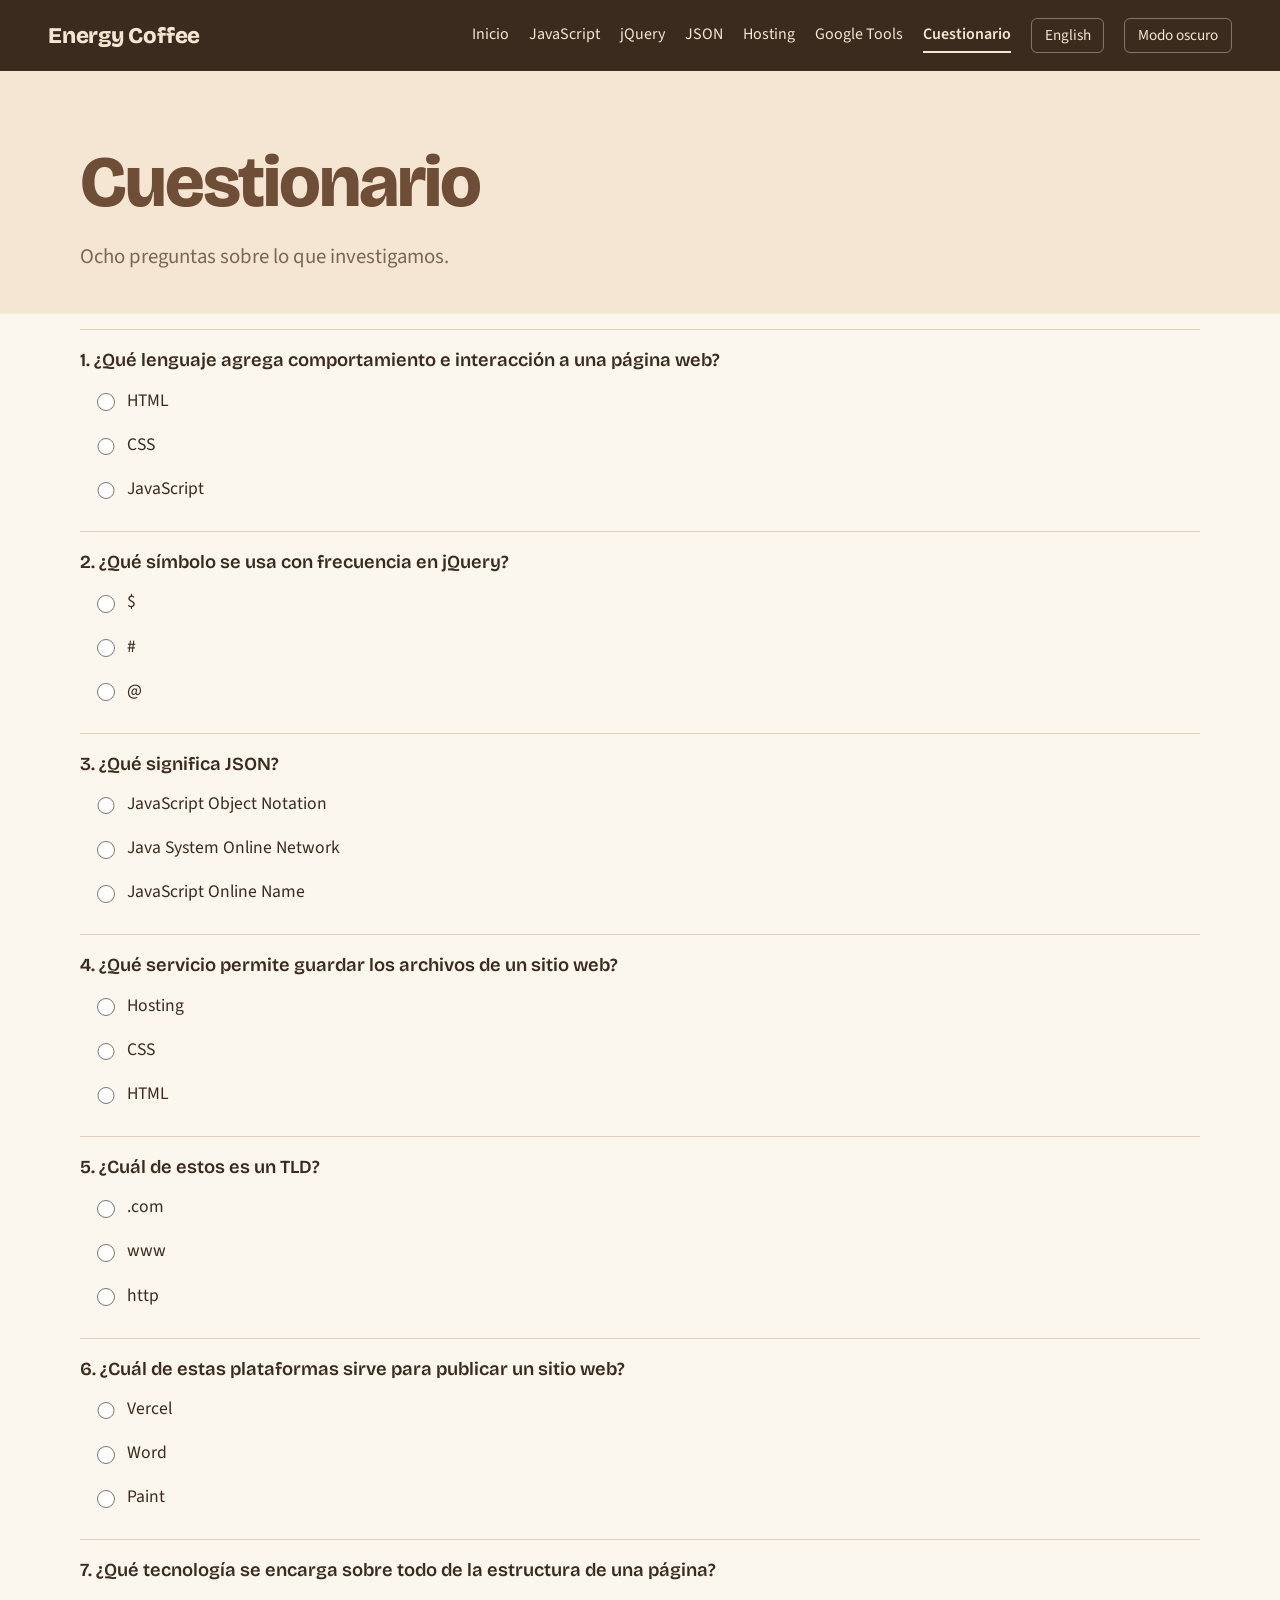
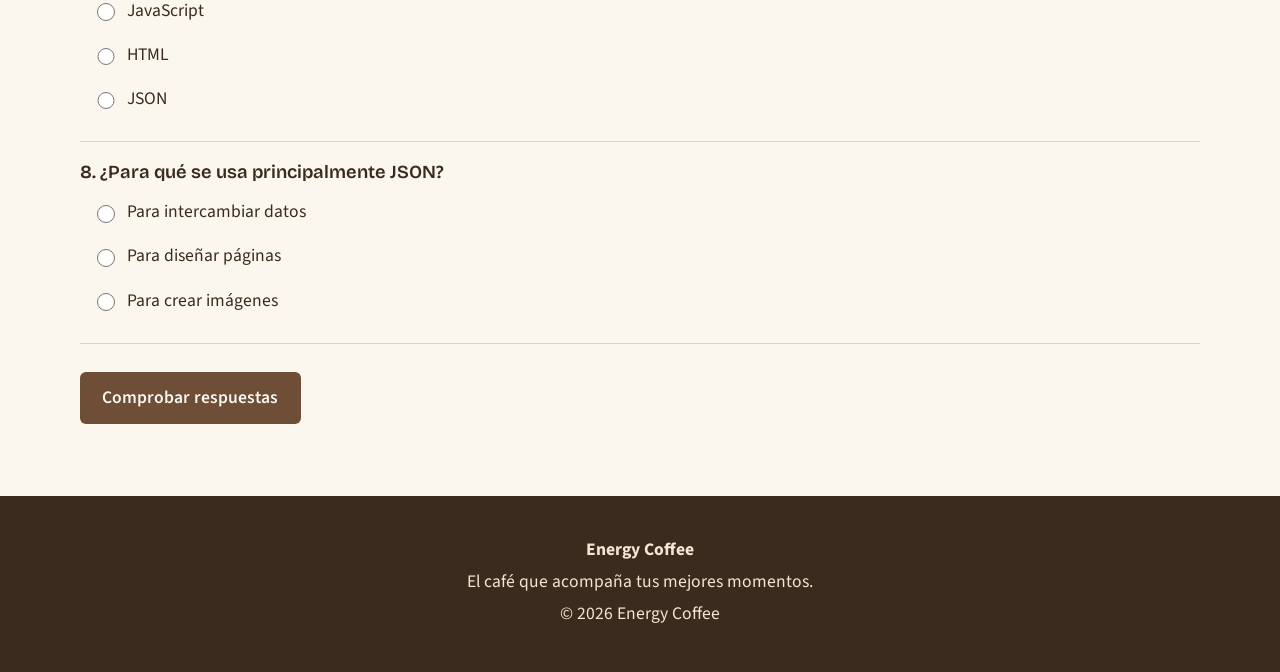
<file: cuestionario.html>
<!DOCTYPE html>
<html lang="es">
<head>
<meta charset="UTF-8">
<meta name="viewport" content="width=device-width, initial-scale=1.0">
<title>Energy Coffee | Cuestionario</title>
<link href="https://fonts.googleapis.com/css2?family=Bricolage+Grotesque:wght@600;800&family=Source+Sans+3:wght@400;600&display=swap" rel="stylesheet">
<link rel="stylesheet" href="style.css">
</head>
<body>
<header class="encabezado" id="encabezado"></header>
<main class="contenedor">
<div class="pagina-titulo">
<h1 data-es="Cuestionario" data-en="Quiz">Cuestionario</h1>
<p data-es="Ocho preguntas sobre lo que investigamos." data-en="Eight questions about what we researched.">Ocho preguntas sobre lo que investigamos.</p>
</div>
<div class="articulo">
<form id="quiz">
<div class="pregunta">
<h3 data-es="1. ¿Qué lenguaje agrega comportamiento e interacción a una página web?" data-en="1. Which language adds behavior and interaction to a web page?">1. ¿Qué lenguaje agrega comportamiento e interacción a una página web?</h3>
<label><input type="radio" name="p1" value="a"> HTML</label>
<label><input type="radio" name="p1" value="b"> CSS</label>
<label><input type="radio" name="p1" value="c"> JavaScript</label>
</div>
<div class="pregunta">
<h3 data-es="2. ¿Qué símbolo se usa con frecuencia en jQuery?" data-en="2. Which symbol is used often in jQuery?">2. ¿Qué símbolo se usa con frecuencia en jQuery?</h3>
<label><input type="radio" name="p2" value="a"> $</label>
<label><input type="radio" name="p2" value="b"> #</label>
<label><input type="radio" name="p2" value="c"> @</label>
</div>
<div class="pregunta">
<h3 data-es="3. ¿Qué significa JSON?" data-en="3. What does JSON stand for?">3. ¿Qué significa JSON?</h3>
<label><input type="radio" name="p3" value="a"> JavaScript Object Notation</label>
<label><input type="radio" name="p3" value="b"> Java System Online Network</label>
<label><input type="radio" name="p3" value="c"> JavaScript Online Name</label>
</div>
<div class="pregunta">
<h3 data-es="4. ¿Qué servicio permite guardar los archivos de un sitio web?" data-en="4. Which service stores a website's files?">4. ¿Qué servicio permite guardar los archivos de un sitio web?</h3>
<label><input type="radio" name="p4" value="a"> Hosting</label>
<label><input type="radio" name="p4" value="b"> CSS</label>
<label><input type="radio" name="p4" value="c"> HTML</label>
</div>
<div class="pregunta">
<h3 data-es="5. ¿Cuál de estos es un TLD?" data-en="5. Which of these is a TLD?">5. ¿Cuál de estos es un TLD?</h3>
<label><input type="radio" name="p5" value="a"> .com</label>
<label><input type="radio" name="p5" value="b"> www</label>
<label><input type="radio" name="p5" value="c"> http</label>
</div>
<div class="pregunta">
<h3 data-es="6. ¿Cuál de estas plataformas sirve para publicar un sitio web?" data-en="6. Which of these platforms can publish a website?">6. ¿Cuál de estas plataformas sirve para publicar un sitio web?</h3>
<label><input type="radio" name="p6" value="a"> Vercel</label>
<label><input type="radio" name="p6" value="b"> Word</label>
<label><input type="radio" name="p6" value="c"> Paint</label>
</div>
<div class="pregunta">
<h3 data-es="7. ¿Qué tecnología se encarga sobre todo de la estructura de una página?" data-en="7. Which technology mainly handles a page's structure?">7. ¿Qué tecnología se encarga sobre todo de la estructura de una página?</h3>
<label><input type="radio" name="p7" value="a"> JavaScript</label>
<label><input type="radio" name="p7" value="b"> HTML</label>
<label><input type="radio" name="p7" value="c"> JSON</label>
</div>
<div class="pregunta">
<h3 data-es="8. ¿Para qué se usa principalmente JSON?" data-en="8. What is JSON mainly used for?">8. ¿Para qué se usa principalmente JSON?</h3>
<label><input type="radio" name="p8" value="a"> <span data-es="Para intercambiar datos" data-en="To exchange data">Para intercambiar datos</span></label>
<label><input type="radio" name="p8" value="b"> <span data-es="Para diseñar páginas" data-en="To design pages">Para diseñar páginas</span></label>
<label><input type="radio" name="p8" value="c"> <span data-es="Para crear imágenes" data-en="To create images">Para crear imágenes</span></label>
</div>
<div class="boton-quiz"><button type="submit" class="btn-principal" data-es="Comprobar respuestas" data-en="Check answers">Comprobar respuestas</button></div>
</form>
<div id="resultado" role="status" aria-live="polite"></div>
</div>
</main>
<footer class="pie" id="pie"></footer>
<script src="script.js"></script>
</body>
</html>
</file>
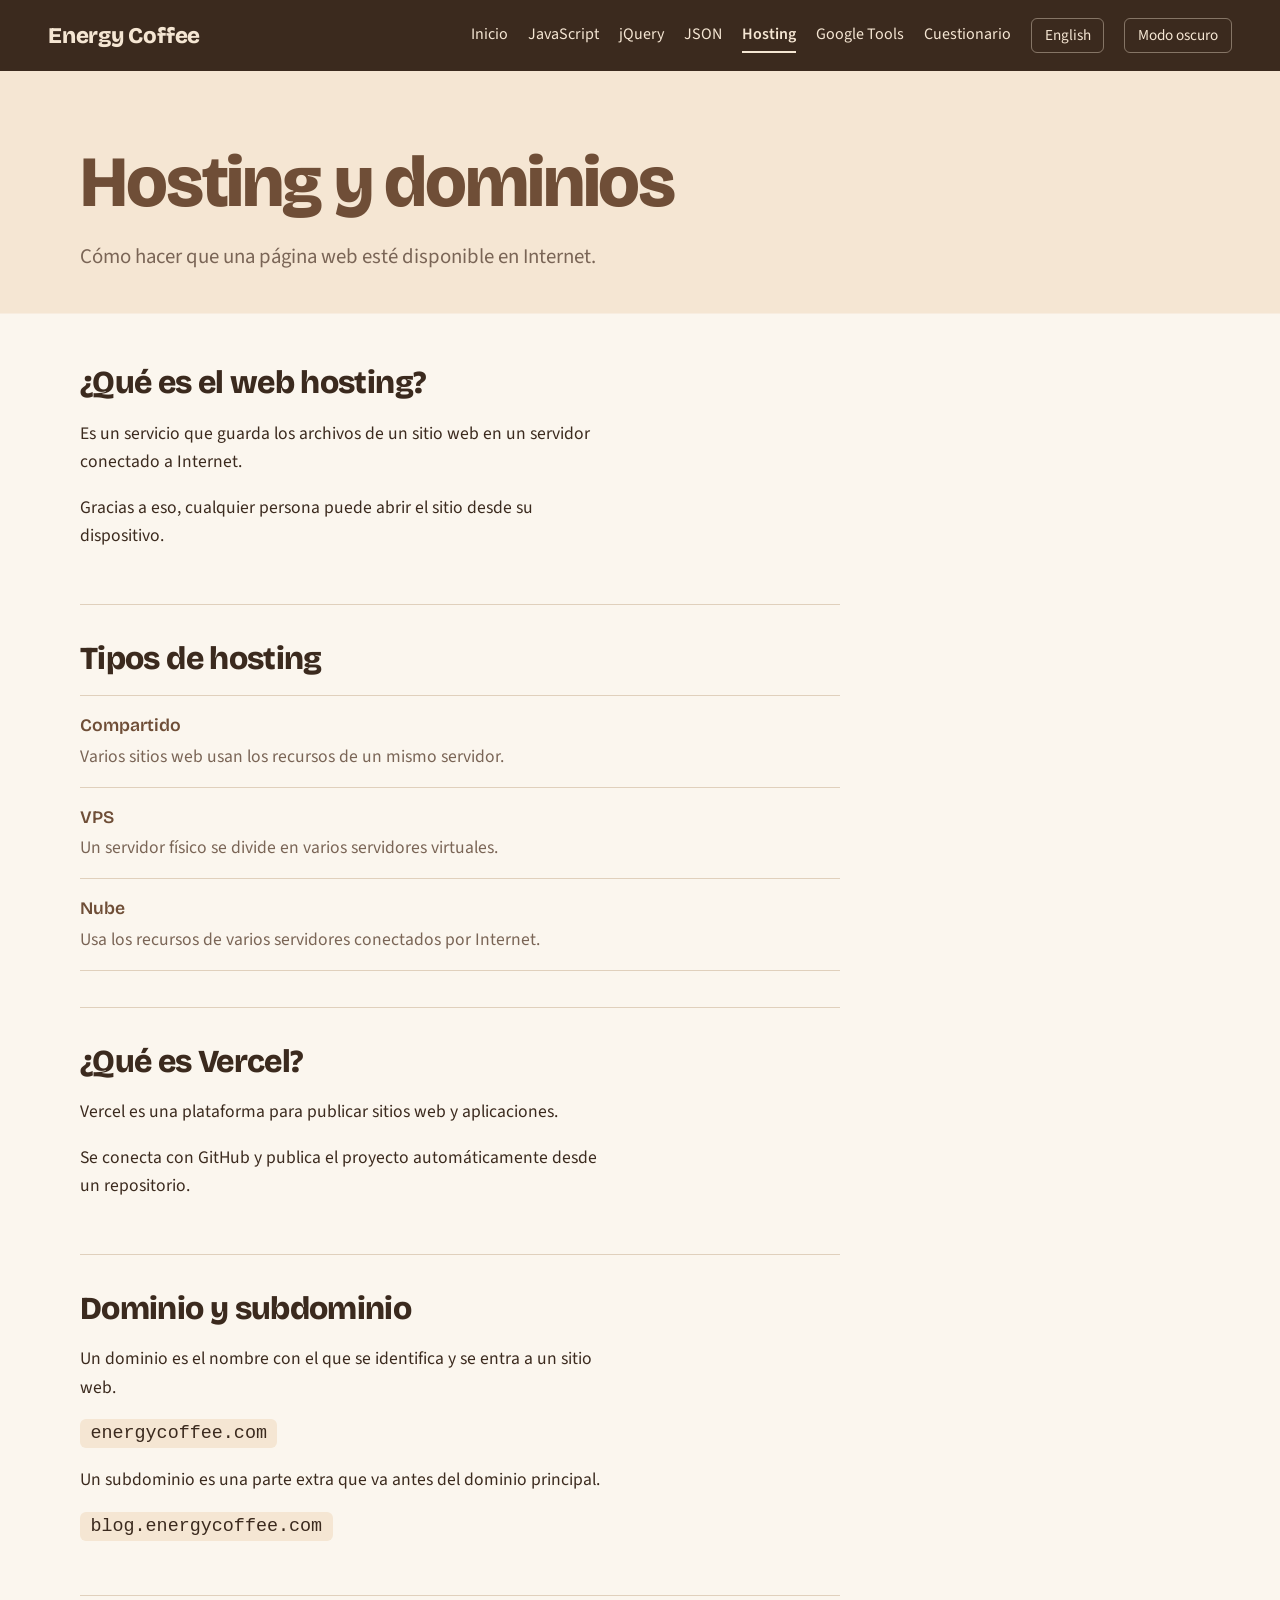
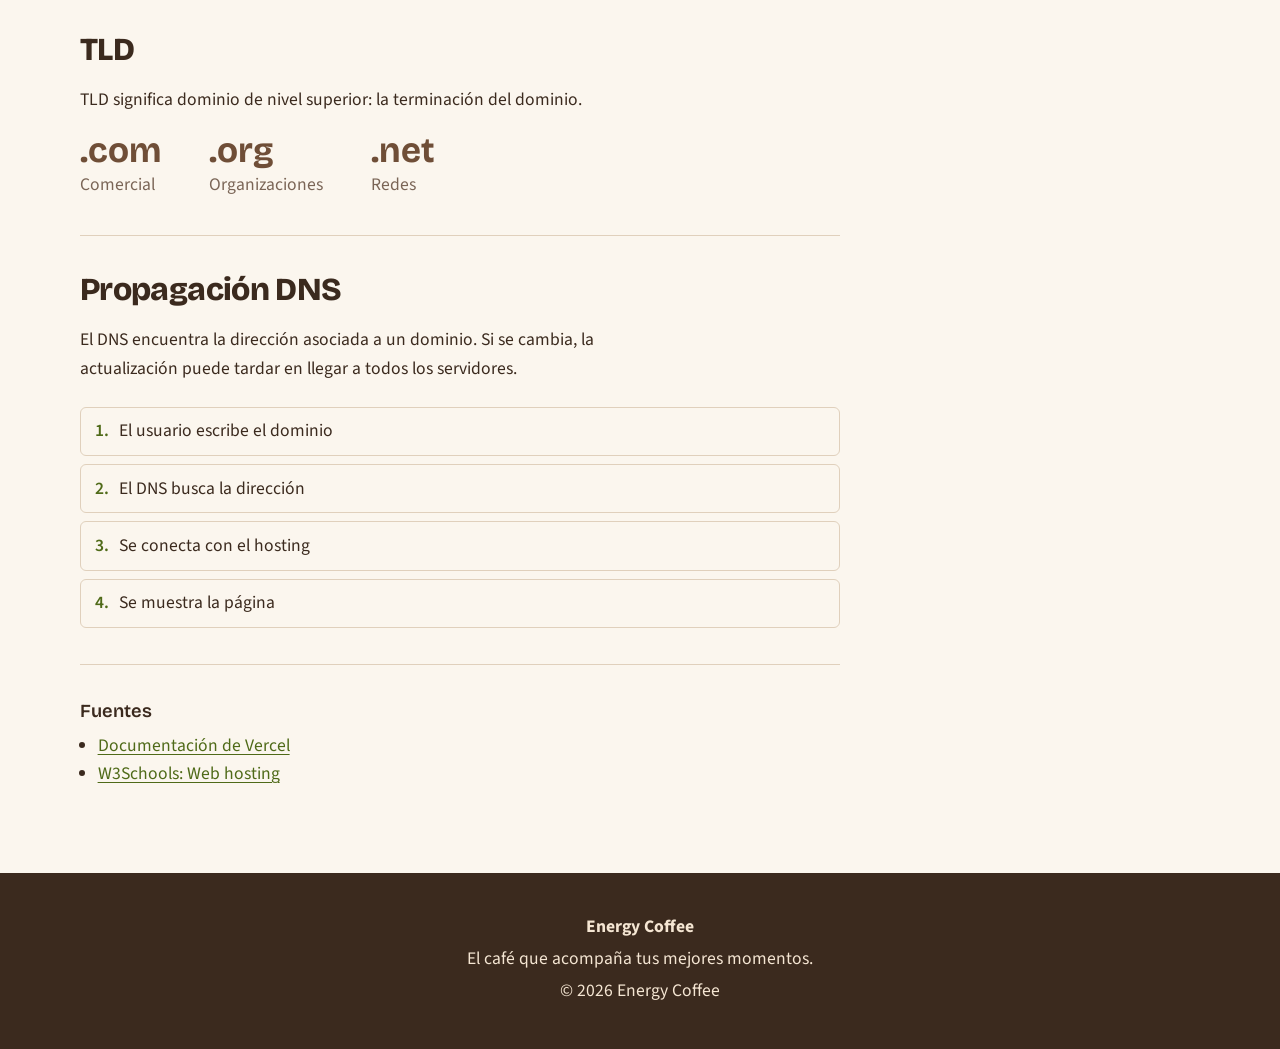
<file: hosting.html>
<!DOCTYPE html>
<html lang="es">
<head>
<meta charset="UTF-8">
<meta name="viewport" content="width=device-width, initial-scale=1.0">
<title>Energy Coffee | Hosting y dominios</title>
<link href="https://fonts.googleapis.com/css2?family=Bricolage+Grotesque:wght@600;800&family=Source+Sans+3:wght@400;600&display=swap" rel="stylesheet">
<link rel="stylesheet" href="style.css">
</head>
<body>
<header class="encabezado" id="encabezado"></header>
<main class="contenedor">
<div class="pagina-titulo">
<h1 data-es="Hosting y dominios" data-en="Hosting and domains">Hosting y dominios</h1>
<p data-es="Cómo hacer que una página web esté disponible en Internet." data-en="How to make a website available on the Internet.">Cómo hacer que una página web esté disponible en Internet.</p>
</div>
<div class="articulo">
<section>
<h2 data-es="¿Qué es el web hosting?" data-en="What is web hosting?">¿Qué es el web hosting?</h2>
<p data-es="Es un servicio que guarda los archivos de un sitio web en un servidor conectado a Internet." data-en="It is a service that stores a website's files on a server connected to the Internet.">Es un servicio que guarda los archivos de un sitio web en un servidor conectado a Internet.</p>
<p data-es="Gracias a eso, cualquier persona puede abrir el sitio desde su dispositivo." data-en="Thanks to that, anyone can open the site from their device.">Gracias a eso, cualquier persona puede abrir el sitio desde su dispositivo.</p>
</section>
<section>
<h2 data-es="Tipos de hosting" data-en="Types of hosting">Tipos de hosting</h2>
<dl class="datos">
<div><dt data-es="Compartido" data-en="Shared">Compartido</dt><dd data-es="Varios sitios web usan los recursos de un mismo servidor." data-en="Several websites use the resources of the same server.">Varios sitios web usan los recursos de un mismo servidor.</dd></div>
<div><dt>VPS</dt><dd data-es="Un servidor físico se divide en varios servidores virtuales." data-en="One physical server is split into several virtual servers.">Un servidor físico se divide en varios servidores virtuales.</dd></div>
<div><dt data-es="Nube" data-en="Cloud">Nube</dt><dd data-es="Usa los recursos de varios servidores conectados por Internet." data-en="Uses the resources of several servers connected through the Internet.">Usa los recursos de varios servidores conectados por Internet.</dd></div>
</dl>
</section>
<section>
<h2 data-es="¿Qué es Vercel?" data-en="What is Vercel?">¿Qué es Vercel?</h2>
<p data-es="Vercel es una plataforma para publicar sitios web y aplicaciones." data-en="Vercel is a platform for publishing websites and applications.">Vercel es una plataforma para publicar sitios web y aplicaciones.</p>
<p data-es="Se conecta con GitHub y publica el proyecto automáticamente desde un repositorio." data-en="It connects to GitHub and publishes the project automatically from a repository.">Se conecta con GitHub y publica el proyecto automáticamente desde un repositorio.</p>
</section>
<section>
<h2 data-es="Dominio y subdominio" data-en="Domain and subdomain">Dominio y subdominio</h2>
<p data-es="Un dominio es el nombre con el que se identifica y se entra a un sitio web." data-en="A domain is the name used to identify and visit a website.">Un dominio es el nombre con el que se identifica y se entra a un sitio web.</p>
<p><code class="dominio">energycoffee.com</code></p>
<p data-es="Un subdominio es una parte extra que va antes del dominio principal." data-en="A subdomain is an extra part placed before the main domain.">Un subdominio es una parte extra que va antes del dominio principal.</p>
<p><code class="dominio">blog.energycoffee.com</code></p>
</section>
<section>
<h2>TLD</h2>
<p data-es="TLD significa dominio de nivel superior: la terminación del dominio." data-en="TLD stands for top-level domain: the ending of a domain.">TLD significa dominio de nivel superior: la terminación del dominio.</p>
<div class="tld">
<div><strong>.com</strong><span data-es="Comercial" data-en="Commercial">Comercial</span></div>
<div><strong>.org</strong><span data-es="Organizaciones" data-en="Organizations">Organizaciones</span></div>
<div><strong>.net</strong><span data-es="Redes" data-en="Networks">Redes</span></div>
</div>
</section>
<section>
<h2 data-es="Propagación DNS" data-en="DNS propagation">Propagación DNS</h2>
<p data-es="El DNS encuentra la dirección asociada a un dominio. Si se cambia, la actualización puede tardar en llegar a todos los servidores." data-en="DNS finds the address tied to a domain. If it changes, the update can take a while to reach every server.">El DNS encuentra la dirección asociada a un dominio. Si se cambia, la actualización puede tardar en llegar a todos los servidores.</p>
<ol class="flujo">
<li data-es="El usuario escribe el dominio" data-en="The user types the domain">El usuario escribe el dominio</li>
<li data-es="El DNS busca la dirección" data-en="DNS looks up the address">El DNS busca la dirección</li>
<li data-es="Se conecta con el hosting" data-en="It connects to the host">Se conecta con el hosting</li>
<li data-es="Se muestra la página" data-en="The page is shown">Se muestra la página</li>
</ol>
</section>
<section class="fuentes">
<h3 data-es="Fuentes" data-en="Sources">Fuentes</h3>
<ul>
<li><a href="https://vercel.com/docs">Documentación de Vercel</a></li>
<li><a href="https://www.w3schools.com/whatis/whatis_hosting.asp">W3Schools: Web hosting</a></li>
</ul>
</section>
</div>
</main>
<footer class="pie" id="pie"></footer>
<script src="script.js"></script>
</body>
</html>
</file>
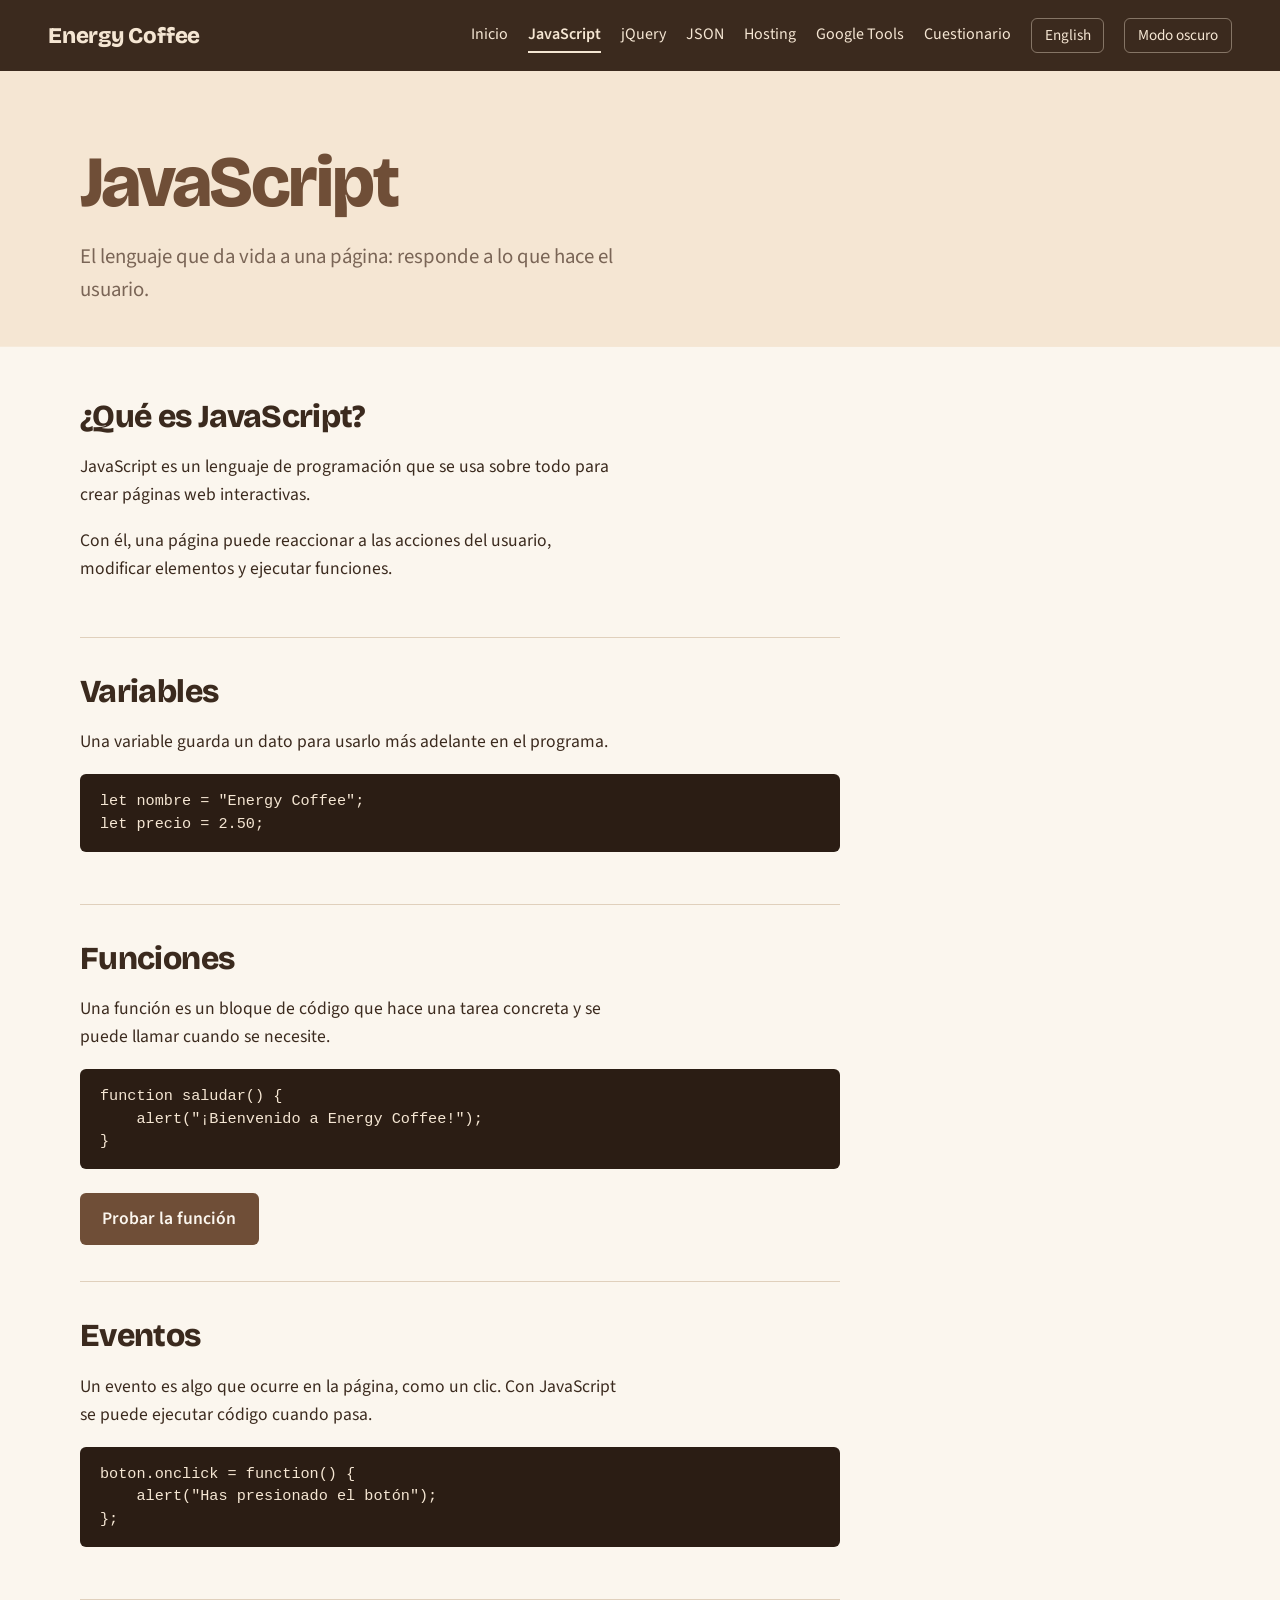
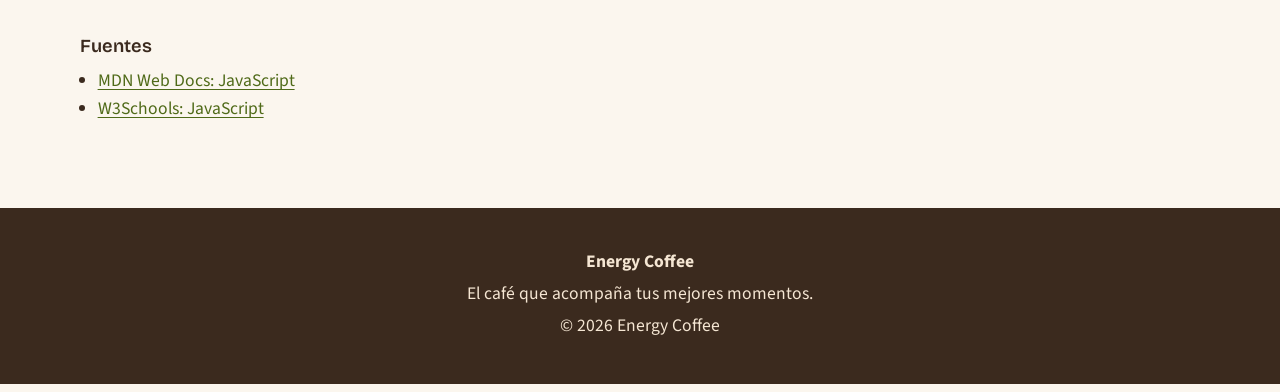
<file: javascript.html>
<!DOCTYPE html>
<html lang="es">
<head>
<meta charset="UTF-8">
<meta name="viewport" content="width=device-width, initial-scale=1.0">
<title>Energy Coffee | JavaScript</title>
<link href="https://fonts.googleapis.com/css2?family=Bricolage+Grotesque:wght@600;800&family=Source+Sans+3:wght@400;600&display=swap" rel="stylesheet">
<link rel="stylesheet" href="style.css">
</head>
<body>
<header class="encabezado" id="encabezado"></header>
<main class="contenedor">
<div class="pagina-titulo">
<h1>JavaScript</h1>
<p data-es="El lenguaje que da vida a una página: responde a lo que hace el usuario." data-en="The language that brings a page to life: it reacts to what the user does.">El lenguaje que da vida a una página: responde a lo que hace el usuario.</p>
</div>
<div class="articulo">
<section>
<h2 data-es="¿Qué es JavaScript?" data-en="What is JavaScript?">¿Qué es JavaScript?</h2>
<p data-es="JavaScript es un lenguaje de programación que se usa sobre todo para crear páginas web interactivas." data-en="JavaScript is a programming language used mostly to build interactive web pages.">JavaScript es un lenguaje de programación que se usa sobre todo para crear páginas web interactivas.</p>
<p data-es="Con él, una página puede reaccionar a las acciones del usuario, modificar elementos y ejecutar funciones." data-en="With it, a page can react to user actions, change elements and run functions.">Con él, una página puede reaccionar a las acciones del usuario, modificar elementos y ejecutar funciones.</p>
</section>
<section>
<h2 data-es="Variables" data-en="Variables">Variables</h2>
<p data-es="Una variable guarda un dato para usarlo más adelante en el programa." data-en="A variable stores a value so you can use it later in the program.">Una variable guarda un dato para usarlo más adelante en el programa.</p>
<pre><code>let nombre = "Energy Coffee";
let precio = 2.50;</code></pre>
</section>
<section>
<h2 data-es="Funciones" data-en="Functions">Funciones</h2>
<p data-es="Una función es un bloque de código que hace una tarea concreta y se puede llamar cuando se necesite." data-en="A function is a block of code that does one specific task and can be called whenever needed.">Una función es un bloque de código que hace una tarea concreta y se puede llamar cuando se necesite.</p>
<pre><code>function saludar() {
    alert("¡Bienvenido a Energy Coffee!");
}</code></pre>
<button type="button" class="btn-principal" onclick="saludar()" data-es="Probar la función" data-en="Try the function">Probar la función</button>
</section>
<section>
<h2 data-es="Eventos" data-en="Events">Eventos</h2>
<p data-es="Un evento es algo que ocurre en la página, como un clic. Con JavaScript se puede ejecutar código cuando pasa." data-en="An event is something that happens on the page, like a click. JavaScript can run code when it happens.">Un evento es algo que ocurre en la página, como un clic. Con JavaScript se puede ejecutar código cuando pasa.</p>
<pre><code>boton.onclick = function() {
    alert("Has presionado el botón");
};</code></pre>
</section>
<section class="fuentes">
<h3 data-es="Fuentes" data-en="Sources">Fuentes</h3>
<ul>
<li><a href="https://developer.mozilla.org/es/docs/Web/JavaScript">MDN Web Docs: JavaScript</a></li>
<li><a href="https://www.w3schools.com/js/">W3Schools: JavaScript</a></li>
</ul>
</section>
</div>
</main>
<footer class="pie" id="pie"></footer>
<script src="script.js"></script>
</body>
</html>
</file>
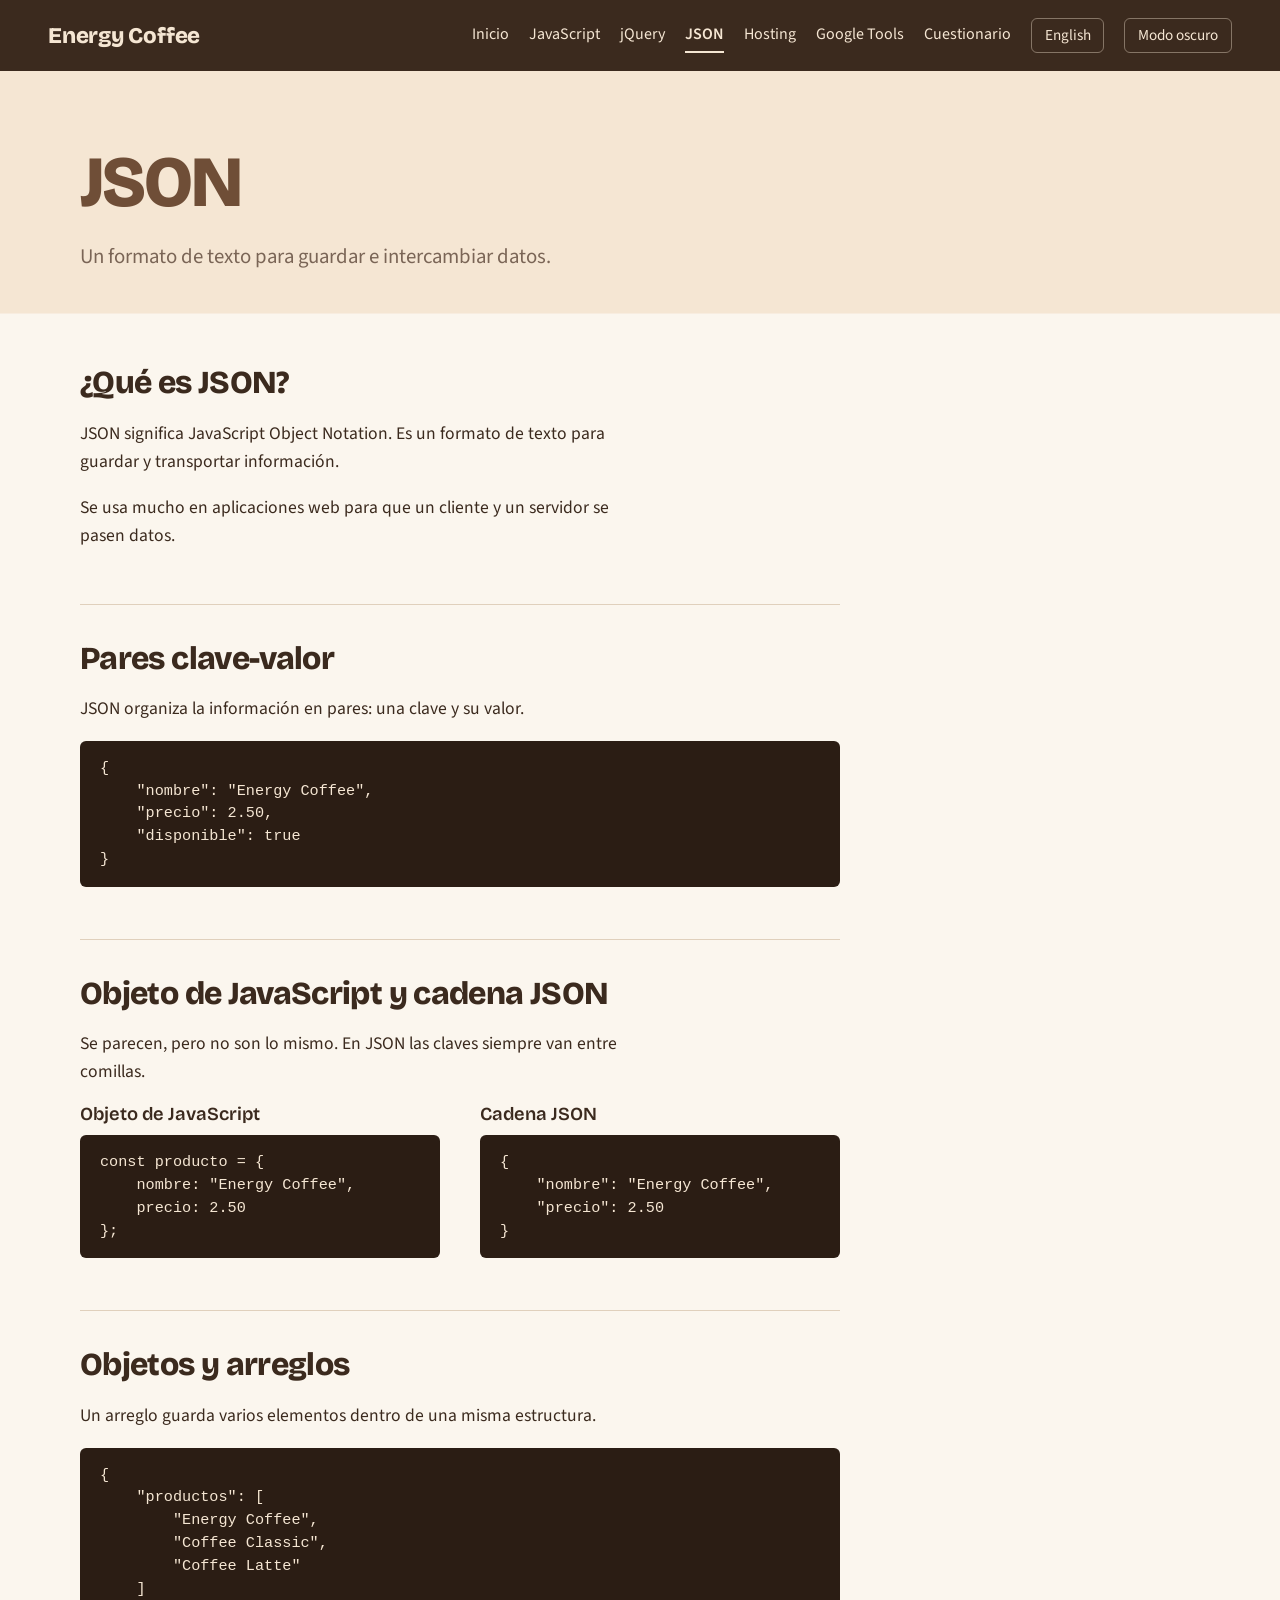
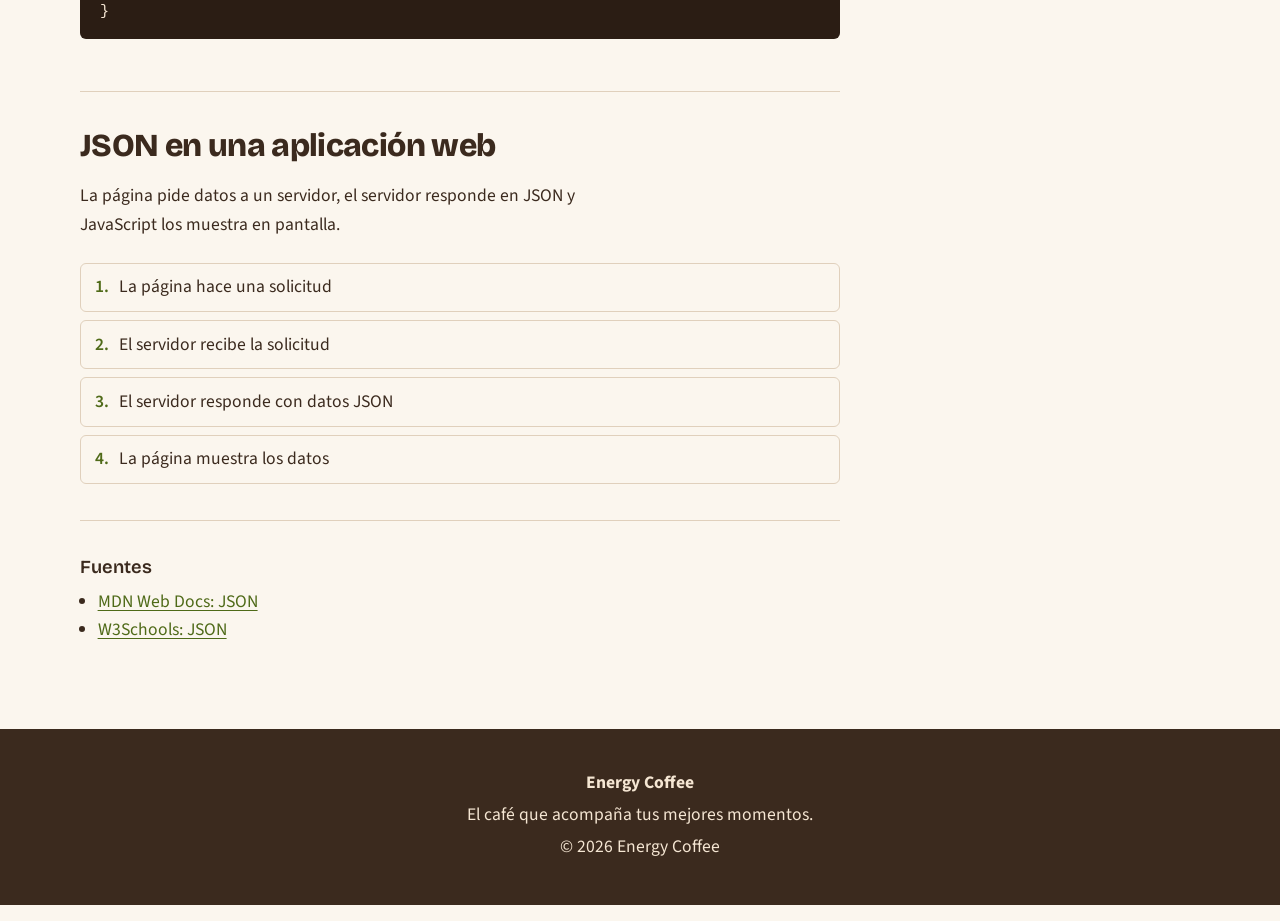
<file: json.html>
<!DOCTYPE html>
<html lang="es">
<head>
<meta charset="UTF-8">
<meta name="viewport" content="width=device-width, initial-scale=1.0">
<title>Energy Coffee | JSON</title>
<link href="https://fonts.googleapis.com/css2?family=Bricolage+Grotesque:wght@600;800&family=Source+Sans+3:wght@400;600&display=swap" rel="stylesheet">
<link rel="stylesheet" href="style.css">
</head>
<body>
<header class="encabezado" id="encabezado"></header>
<main class="contenedor">
<div class="pagina-titulo">
<h1>JSON</h1>
<p data-es="Un formato de texto para guardar e intercambiar datos." data-en="A text format for storing and exchanging data.">Un formato de texto para guardar e intercambiar datos.</p>
</div>
<div class="articulo">
<section>
<h2 data-es="¿Qué es JSON?" data-en="What is JSON?">¿Qué es JSON?</h2>
<p data-es="JSON significa JavaScript Object Notation. Es un formato de texto para guardar y transportar información." data-en="JSON stands for JavaScript Object Notation. It is a text format for storing and transporting information.">JSON significa JavaScript Object Notation. Es un formato de texto para guardar y transportar información.</p>
<p data-es="Se usa mucho en aplicaciones web para que un cliente y un servidor se pasen datos." data-en="It is widely used in web apps so a client and a server can pass data to each other.">Se usa mucho en aplicaciones web para que un cliente y un servidor se pasen datos.</p>
</section>
<section>
<h2 data-es="Pares clave-valor" data-en="Key-value pairs">Pares clave-valor</h2>
<p data-es="JSON organiza la información en pares: una clave y su valor." data-en="JSON organizes information in pairs: a key and its value.">JSON organiza la información en pares: una clave y su valor.</p>
<pre><code>{
    "nombre": "Energy Coffee",
    "precio": 2.50,
    "disponible": true
}</code></pre>
</section>
<section>
<h2 data-es="Objeto de JavaScript y cadena JSON" data-en="JavaScript object vs. JSON string">Objeto de JavaScript y cadena JSON</h2>
<p data-es="Se parecen, pero no son lo mismo. En JSON las claves siempre van entre comillas." data-en="They look alike but are not the same. In JSON, keys are always in quotes.">Se parecen, pero no son lo mismo. En JSON las claves siempre van entre comillas.</p>
<div class="comparacion">
<div>
<h3 data-es="Objeto de JavaScript" data-en="JavaScript object">Objeto de JavaScript</h3>
<pre><code>const producto = {
    nombre: "Energy Coffee",
    precio: 2.50
};</code></pre>
</div>
<div>
<h3 data-es="Cadena JSON" data-en="JSON string">Cadena JSON</h3>
<pre><code>{
    "nombre": "Energy Coffee",
    "precio": 2.50
}</code></pre>
</div>
</div>
</section>
<section>
<h2 data-es="Objetos y arreglos" data-en="Objects and arrays">Objetos y arreglos</h2>
<p data-es="Un arreglo guarda varios elementos dentro de una misma estructura." data-en="An array stores several elements inside one structure.">Un arreglo guarda varios elementos dentro de una misma estructura.</p>
<pre><code>{
    "productos": [
        "Energy Coffee",
        "Coffee Classic",
        "Coffee Latte"
    ]
}</code></pre>
</section>
<section>
<h2 data-es="JSON en una aplicación web" data-en="JSON in a web app">JSON en una aplicación web</h2>
<p data-es="La página pide datos a un servidor, el servidor responde en JSON y JavaScript los muestra en pantalla." data-en="The page asks a server for data, the server replies in JSON and JavaScript shows it on screen.">La página pide datos a un servidor, el servidor responde en JSON y JavaScript los muestra en pantalla.</p>
<ol class="flujo">
<li data-es="La página hace una solicitud" data-en="The page sends a request">La página hace una solicitud</li>
<li data-es="El servidor recibe la solicitud" data-en="The server receives it">El servidor recibe la solicitud</li>
<li data-es="El servidor responde con datos JSON" data-en="The server replies with JSON data">El servidor responde con datos JSON</li>
<li data-es="La página muestra los datos" data-en="The page displays the data">La página muestra los datos</li>
</ol>
</section>
<section class="fuentes">
<h3 data-es="Fuentes" data-en="Sources">Fuentes</h3>
<ul>
<li><a href="https://developer.mozilla.org/es/docs/Learn_web_development/Core/Scripting/JSON">MDN Web Docs: JSON</a></li>
<li><a href="https://www.w3schools.com/js/js_json_intro.asp">W3Schools: JSON</a></li>
</ul>
</section>
</div>
</main>
<footer class="pie" id="pie"></footer>
<script src="script.js"></script>
</body>
</html>
</file>
<file: style.css>
/* Energy Coffee — paleta de la marca: marrón, beige y verde */
:root {
    --cafe: #6F4E37;
    --crema: #F5E6D3;
    --verde: #6B8E23;
    --verde-texto: #4F6A18;
    --fondo: #FBF6EE;
    --texto: #3B2A1E;
    --suave: #7A6556;
    --linea: #E0D0BC;
    --titulos: "Bricolage Grotesque", "Trebuchet MS", sans-serif;
    --cuerpo: "Source Sans 3", "Segoe UI", sans-serif;
}

/* Modo oscuro */
body.modo-oscuro {
    --fondo: #231911;
    --texto: #F1E4D2;
    --suave: #B9A590;
    --linea: #44352A;
    --cafe: #C79A74;
    --verde-texto: #A9C95A;
}

* { box-sizing: border-box; }

body {
    margin: 0;
    background: var(--fondo);
    color: var(--texto);
    font-family: var(--cuerpo);
    font-size: 1.1rem;
    line-height: 1.6;
}

h1, h2, h3 { font-family: var(--titulos); line-height: 1.1; margin: 0 0 .6em; }
h2 { font-size: clamp(1.9rem, 4vw, 2.8rem); font-weight: 800; letter-spacing: -.02em; }
p { max-width: 60ch; margin: 0 0 1em; }
a { color: inherit; }

:focus-visible { outline: 3px solid var(--verde); outline-offset: 3px; }

.contenedor { width: min(1120px, 100% - 3rem); margin-inline: auto; }
.seccion { padding-block: clamp(3.5rem, 8vw, 6rem); }
.dos-columnas { display: grid; grid-template-columns: 1fr 1fr; gap: clamp(2rem, 6vw, 5rem); align-items: start; }

/* ENCABEZADO */
.encabezado {
    display: flex; flex-wrap: wrap; align-items: center; justify-content: space-between;
    gap: .75rem 2rem; padding: 1rem clamp(1rem, 4vw, 3rem);
    border-bottom: 1px solid var(--linea);
}
.logo { font-family: var(--titulos); font-weight: 800; font-size: 1.3rem; text-decoration: none; }
.encabezado nav { display: flex; flex-wrap: wrap; align-items: center; gap: .25rem 1.25rem; font-size: 1rem; }
.encabezado nav a { text-decoration: none; padding: .25rem 0; border-bottom: 2px solid transparent; }
.encabezado nav a:hover { border-color: var(--verde); }
.encabezado nav button {
    font: inherit; font-size: .95rem; color: var(--texto); background: none;
    border: 1px solid var(--linea); border-radius: 6px; padding: .2rem .7rem; cursor: pointer;
}
.encabezado nav button:hover { border-color: var(--cafe); }

/* PORTADA */
.hero {
    display: grid; grid-template-columns: 1.15fr .85fr; gap: clamp(2rem, 6vw, 4rem);
    align-items: center; padding-block: clamp(3rem, 8vw, 6rem);
}
.hero h1 { font-size: clamp(3.4rem, 9vw, 7rem); font-weight: 800; letter-spacing: -.04em; line-height: .92; color: var(--cafe); }
.hero-lema { font-size: 1.4rem; font-weight: 600; color: var(--texto); }

.producto { position: relative; margin: 0; }
.producto img { width: 100%; aspect-ratio: 4 / 5; object-fit: cover; border-radius: 6px; display: block; }
.precio {
    position: absolute; left: -1.5rem; bottom: 2rem;
    background: var(--verde); color: #fff; padding: .9rem 1.2rem; border-radius: 6px;
    display: flex; flex-direction: column; line-height: 1.15;
}
.precio strong { font-family: var(--titulos); font-size: 2rem; }
.precio span { font-size: .95rem; }

/* BOTONES */
.botones { display: flex; flex-wrap: wrap; align-items: center; gap: 1rem 1.75rem; margin-top: 1.75rem; }
.btn-principal {
    display: inline-block; font: inherit; font-weight: 600; text-decoration: none;
    background: var(--cafe); color: var(--fondo); border: 0; border-radius: 6px;
    padding: .75rem 1.4rem; cursor: pointer;
}
.btn-principal:hover { background: var(--texto); color: var(--fondo); }
.btn-principal:disabled { opacity: .6; cursor: wait; }
.enlace-sutil { color: var(--verde-texto); font-weight: 600; text-underline-offset: 4px; }

/* CARRUSEL */
.carrusel-seccion { background: var(--crema); padding-block: clamp(3rem, 7vw, 5rem); color: #3B2A1E; }
.imagen-carousel { height: min(60vh, 520px); object-fit: cover; border-radius: 6px; }
.carousel-indicators [data-bs-target] { background-color: #fff; }

/* MARCA */
.datos { margin: 0; }
.datos div { padding: 1rem 0; border-top: 1px solid var(--linea); }
.datos div:last-child { border-bottom: 1px solid var(--linea); }
.datos dt { font-family: var(--titulos); font-weight: 600; color: var(--cafe); }
.datos dd { margin: .15rem 0 0; color: var(--suave); }

/* COLORES */
.intro { color: var(--suave); }
.paleta { display: flex; margin-top: 2rem; border: 1px solid var(--linea); border-radius: 6px; overflow: hidden; }
.banda { padding: 1.5rem; min-height: 230px; display: flex; flex-direction: column; justify-content: flex-end; }
.banda h3 { font-size: 1.5rem; margin: 0; }
.banda p { margin: 0 0 .5rem; font-weight: 600; }
.banda small { font-size: 1rem; }
.marron { flex: 3; background: #6F4E37; color: #F5E6D3; }
.beige  { flex: 2; background: #F5E6D3; color: #3B2A1E; }
.verde  { flex: 1.5; background: #6B8E23; color: #fff; }

/* TEMAS */
.temas { list-style: none; margin: 0; padding: 0; border-top: 1px solid var(--linea); }
.temas li { border-bottom: 1px solid var(--linea); }
.temas a { display: block; padding: 1.1rem .5rem; text-decoration: none; }
.temas a:hover { background: var(--crema); color: #3B2A1E; }
.temas strong { display: block; font-family: var(--titulos); font-size: 1.3rem; }
.temas span { color: var(--suave); }
.temas a:hover span { color: #5A4636; }

/* FORMULARIO */
.form-label { font-weight: 600; }
.form-control {
    background: var(--fondo); color: var(--texto); border: 1px solid var(--linea);
    border-radius: 6px; font-size: 1.05rem;
}
.form-control:focus { background: var(--fondo); color: var(--texto); border-color: var(--verde); box-shadow: 0 0 0 3px rgba(107, 142, 35, .25); }
#estadoFormulario { margin: 1rem 0 0; min-height: 1.5rem; color: var(--suave); }

/* PIE */
.pie { border-top: 1px solid var(--linea); padding: 2.5rem 1.5rem; text-align: center; color: var(--suave); }
.pie p { margin: 0 auto .25rem; }

@media (max-width: 800px) {
    .hero, .dos-columnas { grid-template-columns: 1fr; }
    .precio { left: 1rem; }
    .paleta { flex-direction: column; }
    .banda { min-height: 150px; }
}

@media (prefers-reduced-motion: reduce) {
    * { scroll-behavior: auto !important; transition: none !important; }
}

/* PÁGINAS INTERNAS */
.pagina-titulo { padding-block: clamp(3rem, 7vw, 5rem) 2rem; border-bottom: 1px solid var(--linea); }
.pagina-titulo h1 { font-size: clamp(2.6rem, 7vw, 4.5rem); font-weight: 800; letter-spacing: -.03em; color: var(--cafe); margin-bottom: .25em; }
.pagina-titulo p { font-size: 1.3rem; color: var(--suave); margin: 0; }
.articulo { padding-bottom: 3rem; }
.articulo section { max-width: 760px; padding-block: 2.25rem; border-bottom: 1px solid var(--linea); }
.articulo h2 { font-size: clamp(1.5rem, 3vw, 2rem); }
.articulo h3 { font-size: 1.15rem; font-weight: 600; }
.articulo .btn-principal { margin-top: .5rem; }
pre { background: #2B1D14; color: #F5E6D3; padding: 1rem 1.25rem; border-radius: 6px; overflow-x: auto; font-size: .95rem; line-height: 1.5; margin: 1rem 0; }
pre code, code { font-family: Consolas, "Courier New", monospace; }
code.dominio { font-size: 1.15rem; background: var(--crema); color: #3B2A1E; padding: .25rem .65rem; border-radius: 6px; }
.imagen-tecnologia { height: 52px; width: auto; margin-top: .75rem; background: #fff; padding: .4rem .7rem; border-radius: 6px; }
.comparacion { display: grid; grid-template-columns: 1fr 1fr; gap: 1.5rem 2.5rem; margin-top: 1rem; }
.comparacion ul { padding-left: 1.1rem; margin: 0; }
.comparacion pre { margin-top: .5rem; }
.mensaje-jquery { padding: 1rem 1.25rem; margin-bottom: 1rem; background: var(--crema); color: #3B2A1E; border-left: 4px solid var(--verde); border-radius: 0 6px 6px 0; }
.tabla { overflow-x: auto; margin-top: 1rem; }
table { width: 100%; border-collapse: collapse; }
th, td { text-align: left; padding: .7rem .9rem .7rem 0; border-bottom: 1px solid var(--linea); font-family: Consolas, "Courier New", monospace; font-size: .95rem; }
th { font-family: var(--titulos); font-size: 1.05rem; }
.flujo { list-style: none; counter-reset: paso; padding: 0; margin: 1.5rem 0 0; display: grid; gap: .5rem; }
.flujo li { counter-increment: paso; border: 1px solid var(--linea); border-radius: 6px; padding: .6rem .9rem; }
.flujo li::before { content: counter(paso) "."; font-weight: 600; color: var(--verde-texto); margin-right: .6rem; }
.tld { display: flex; flex-wrap: wrap; gap: 1rem 3rem; margin-top: 1rem; }
.tld div { display: flex; flex-direction: column; }
.tld strong { font-family: var(--titulos); font-size: 2.2rem; color: var(--cafe); line-height: 1.1; }
.tld span { color: var(--suave); }
.fuentes { border-bottom: 0 !important; }
.fuentes ul { padding-left: 1.1rem; margin: 0; }
.fuentes a { color: var(--verde-texto); text-underline-offset: 3px; }
.pregunta { padding: 1.25rem 0; border-top: 1px solid var(--linea); }
.pregunta h3 { margin-bottom: .5rem; }
.pregunta label { display: flex; gap: .6rem; align-items: center; padding: .3rem 0; cursor: pointer; }
.pregunta input { accent-color: var(--cafe); width: 1.1rem; height: 1.1rem; }
.pregunta.ok { box-shadow: inset 4px 0 0 var(--verde); padding-left: 1rem; }
.pregunta.mal { box-shadow: inset 4px 0 0 #B3472F; padding-left: 1rem; }
.pregunta .nota { margin: .5rem 0 0; color: var(--suave); font-size: 1rem; }
.boton-quiz { padding-top: 1.25rem; border-top: 1px solid var(--linea); }
#resultado { margin-top: 1.5rem; font-family: var(--titulos); font-size: 1.6rem; font-weight: 600; color: var(--cafe); }
.encabezado nav a[aria-current="page"] { border-color: var(--cafe); font-weight: 600; }
@media (max-width: 800px) { .comparacion { grid-template-columns: 1fr; } }

/* PULIDO VISUAL */
:root { --banda: #F5E6D3; --barra: #3B2A1E; }
body.modo-oscuro { --banda: #33261C; --barra: #17100B; }
html { scroll-behavior: smooth; }

header, .encabezado { background: var(--barra); color: #F5E6D3; border: 0; padding: 1.1rem clamp(1rem, 4vw, 3rem); display: flex; flex-wrap: wrap; align-items: center; justify-content: space-between; gap: .75rem 2rem; }
.logo { color: #F5E6D3; font-family: var(--titulos); font-weight: 800; font-size: 1.4rem; letter-spacing: -.01em; }
header nav, .encabezado nav { display: flex; flex-wrap: wrap; align-items: center; gap: .25rem 1.25rem; }
header nav a, .encabezado nav a { color: #F5E6D3; text-decoration: none; padding: .25rem 0; border-bottom: 2px solid transparent; }
header nav a:hover, .encabezado nav a:hover { border-color: #9DBF45; }
header nav a[aria-current="page"], .encabezado nav a[aria-current="page"] { border-color: #F5E6D3; font-weight: 600; }
header nav button, .encabezado nav button { color: #F5E6D3; background: transparent; border: 1px solid rgba(245, 230, 211, .4); border-radius: 6px; padding: .25rem .8rem; font: inherit; font-size: .95rem; cursor: pointer; }
header nav button:hover, .encabezado nav button:hover { background: rgba(245, 230, 211, .12); border-color: #F5E6D3; }

footer, .pie { background: var(--barra); color: #F5E6D3; text-align: center; padding: 2.5rem 1.5rem; margin-top: 0; border: 0; }
footer p, .pie p { margin: 0 auto .25rem; color: #F5E6D3; }
footer h3 { font-size: 1.2rem; margin-bottom: .4rem; }

/* Bandas a todo el ancho: portada, título de cada página y carrusel */
.hero, .pagina-titulo, .titulo-pagina { background: var(--banda); box-shadow: 0 0 0 100vmax var(--banda); clip-path: inset(0 -100vmax); border: 0; }
.hero { padding-block: clamp(3rem, 8vw, 6rem); }
.pagina-titulo, .titulo-pagina { padding-block: clamp(3rem, 7vw, 4.5rem) 2.5rem; margin-bottom: 1rem; }
.titulo-pagina { width: min(1120px, 100% - 3rem); margin-inline: auto; text-align: left; }
.titulo-pagina h1 { font-size: clamp(2.6rem, 7vw, 4.5rem); font-weight: 800; letter-spacing: -.03em; color: var(--cafe); margin: 0 0 .25em; }
.titulo-pagina p, .titulo-pagina span { display: block; font-size: 1.3rem; color: var(--suave); letter-spacing: 0; font-weight: 400; margin: 0; }
.carrusel-seccion { background: var(--banda); color: var(--texto); }
.producto img { box-shadow: 14px 14px 0 var(--cafe); }
.precio { box-shadow: 0 6px 18px rgba(0, 0, 0, .25); }
.mensaje-jquery, code.dominio { background: var(--banda); color: var(--texto); }
.temas a:hover { background: var(--banda); color: var(--texto); }
.temas a:hover span { color: var(--suave); }
.btn-principal { transition: background .2s; }
.pregunta label { padding: .5rem .75rem; border-radius: 6px; }
.pregunta label:hover { background: var(--banda); }

/* Compatibilidad con páginas que aún usan las clases viejas (herramientas.html) */
.contenido { width: min(1120px, 100% - 3rem); margin: 1.5rem auto 3rem; }
.contenido .bloque { max-width: 760px; padding-block: 2.25rem; border-bottom: 1px solid var(--linea); }
.contenido .bloque:has(.tarjetas) { max-width: none; }
.contenido .bloque h2 { font-size: clamp(1.5rem, 3vw, 2rem); color: var(--texto); }
.tarjetas { display: grid; grid-template-columns: repeat(auto-fill, minmax(250px, 1fr)); gap: 1rem; margin-top: 1rem; }
.tarjeta { border: 1px solid var(--linea); border-radius: 8px; padding: 1.1rem 1.25rem; }
.tarjeta h3 { font-size: 1.15rem; color: var(--cafe); }
.tarjeta p { margin: 0; color: var(--suave); }
.contenido .fuentes { background: none; padding: 2rem 0 0; }
button { font-family: inherit; }
</file>
